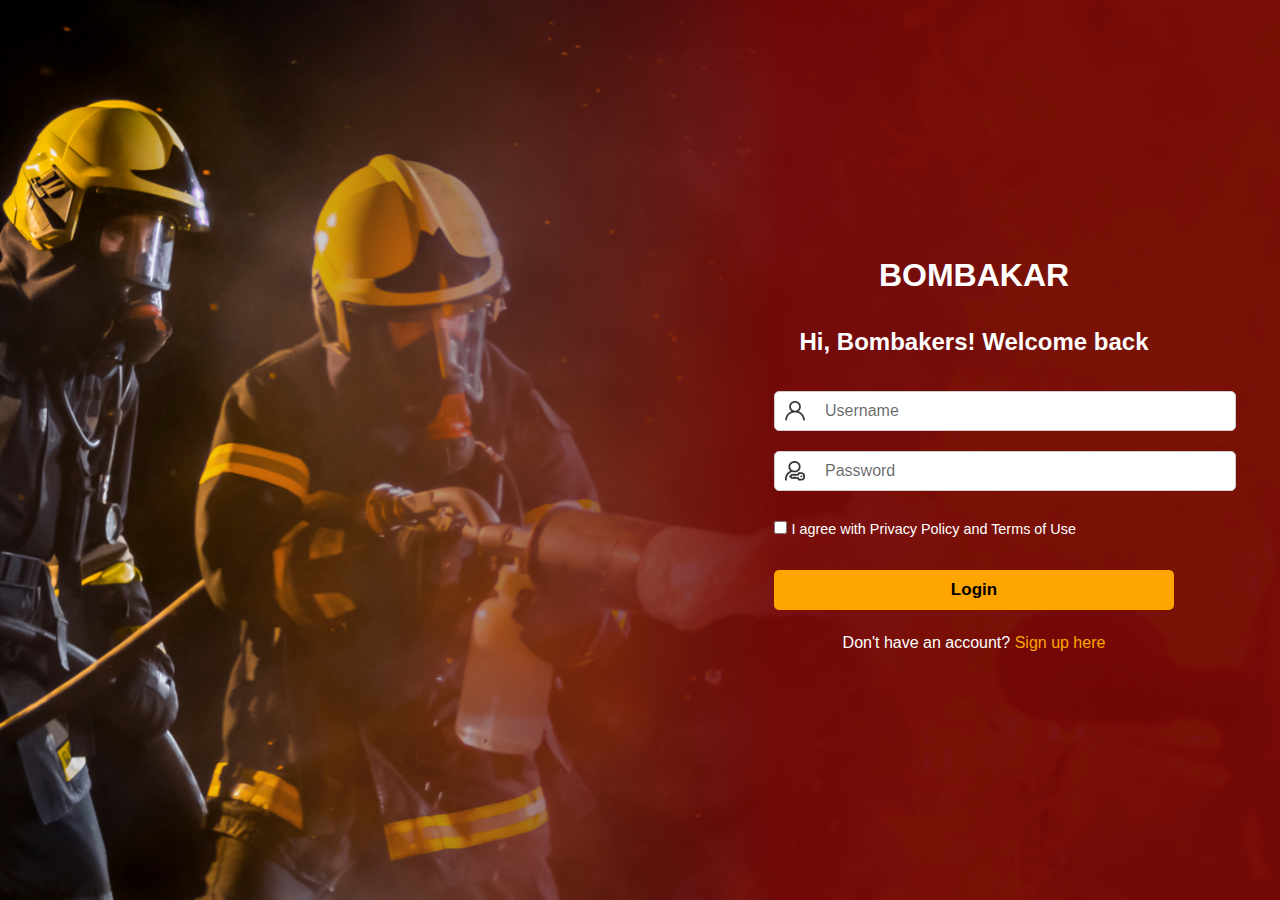
<file: login.html>
<!DOCTYPE html>
<html lang="en">
<head>
    <meta charset="UTF-8">
    <meta name="viewport" content="width=device-width, initial-scale=1.0">
    <title>Login - Bombakar</title>
    <link rel="stylesheet" href="style.css">
</head>
<body class="login">
    <div class="containerlogin">
        <div class="login-form">
        <div class="logo">
        <h1>BOMBAKAR</h1>
        </div>
        <h2>Hi, Bombakers! Welcome back</h2>
        <form method="POST" action="processLogin.php">
            <!-- Username Input -->
            <input type="text" class="input-with-icon username" name="username" placeholder="Username" required>
            
            <!-- Password Input -->
            <input type="password" class="input-with-icon password" name="password" placeholder="Password" required>
            
            <div class="checkbox">
                <input type="checkbox" id="agree-login">
                <label for="agree-login">I agree with Privacy Policy and Terms of Use</label>
            </div>
            <button type="submit" class="btn login-btn">Login</button>
        </form>
        <p class="switch">Don't have an account? <a href="sign up.html">Sign up here</a></p>        
    </div>
    </div>
</body>
</html>
</file>
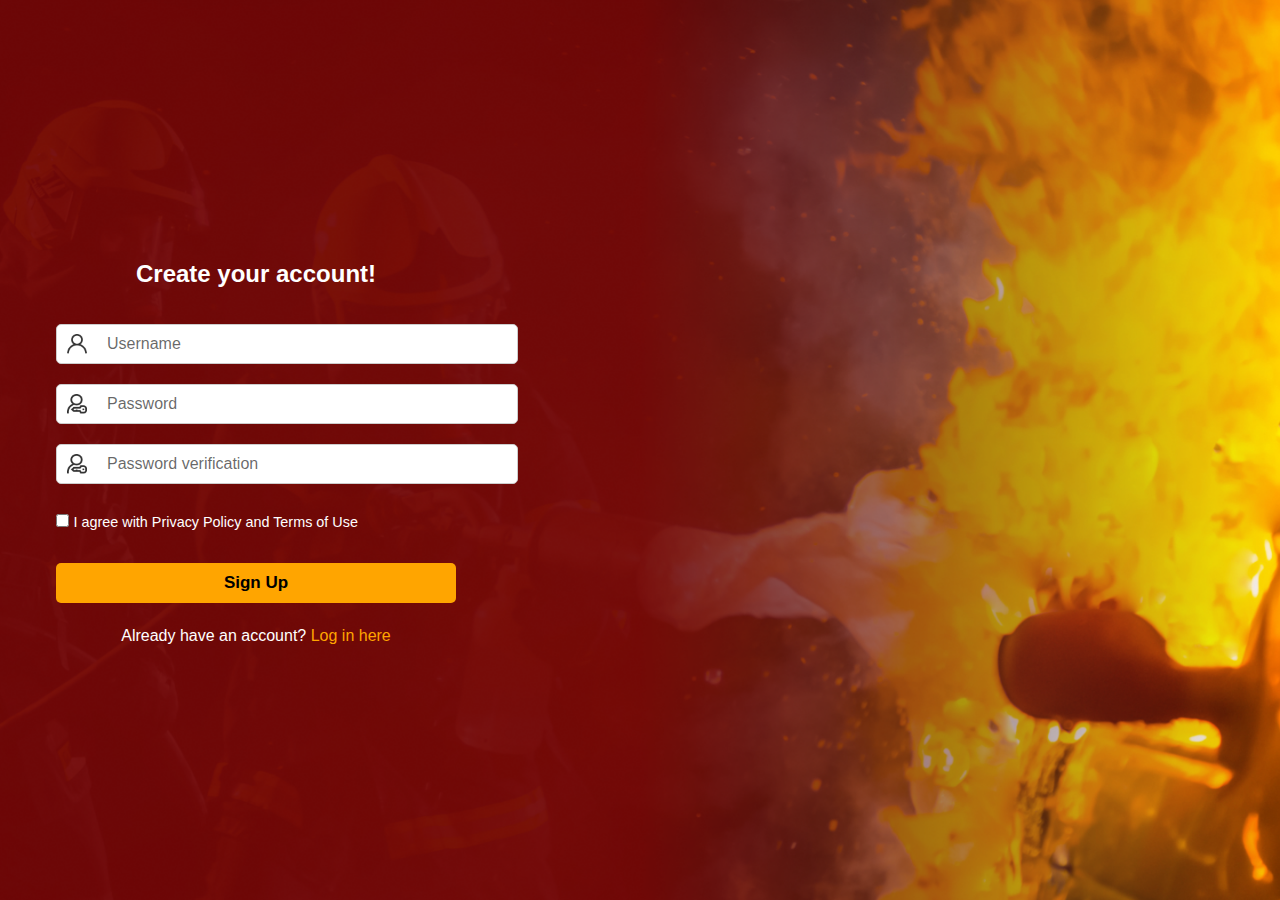
<file: sign up.html>
<!DOCTYPE html>
<html lang="en">
<head>
  <meta charset="UTF-8">
  <meta name="viewport" content="width=device-width, initial-scale=1.0">
  <title>Sign-Up - Bombakar</title>
  <link rel="stylesheet" href="style.css">
</head>
<body class="signup">
  <div class="containerlogin">
    <div class="signup-form">
      <h2>Create your account!</h2>
      <form method="POST" action="processSignUp.php">
        <!-- Username Input -->
        <input type="text" class="input-with-icon username" placeholder="Username" required>
        
        <!-- Password Input -->
        <input type="password" class="input-with-icon password" placeholder="Password" required>
        
        <!-- Password Verification Input -->
        <input type="password" class="input-with-icon password" placeholder="Password verification" required>
        
        <div class="checkbox">
          <input type="checkbox" id="agree-signup">
          <label for="agree-signup">I agree with Privacy Policy and Terms of Use</label>
        </div>
        <button type="submit" class="btn signup-btn">Sign Up</button>
      </form>      
      <p class="switch">Already have an account? <a href="login.html">Log in here</a></p>
    </div>
  </div>
</body>
</html>
</file>
<file: style.css>
/* General Reset */
body {
    margin: 0;
    font-family: Arial, sans-serif;
    color: #ffffff;
    line-height: 1.6;
    background-color: #6f6f6f;
  }
  
  header {
    position: relative;
    height: 80vh;
    background-color: #222;
  }
  
  /* Slider */
  .slider {
    position: relative;
    width: 100%;
    height: 100%;
    overflow: hidden;
  }
  
  .static-content {
    position: absolute;
    top: 50%;
    left: 10%;
    transform: translateY(-50%);
    color: white;
    text-shadow: 0px 2px 5px rgba(0, 0, 0, 0.7);
    z-index: 10;
  }
  
  .static-content h1 {
    font-size: 3rem;
    margin: 0;
  }
  
  .static-content p {
    font-size: 1.2rem;
  }
  
  .btn {
    display: inline-block;
    margin-top: 1rem;
    padding: 0.8rem 1.5rem;
    background: #e63946;
    color: white;
    text-decoration: none;
    border-radius: 5px;
    transition: background 0.3s;
  }
  
  .btn:hover {
    background: #d62828;
  }
  
  .slides {
    display: flex;
    transition: transform 0.5s ease-in-out;
    height: 100%;
  }
  
  .slide {
    min-width: 100%;
    height: 100%;
    background-size: cover;
    background-position: center;
  }
  
  /* Navigation Buttons */
  .prev-btn, .next-btn {
    position: absolute;
    top: 50%;
    transform: translateY(-50%);
    background: rgba(0, 0, 0, 0.5);
    color: white;
    border: none;
    border-radius: 50%;
    width: 40px;
    height: 40px;
    font-size: 1.5rem;
    cursor: pointer;
    z-index: 20;
    display: flex;
    align-items: center;
    justify-content: center;
  }
  
  .prev-btn {
    left: 10px;
  }
  
  .next-btn {
    right: 10px;
  }
  
  .prev-btn:hover, .next-btn:hover {
    background: rgba(0, 0, 0, 0.7);
  }
  
  /* Company Section */
  .company {
    padding: 2rem 10%;
    background-color: #f5f5f5;
    text-align: center;
  }
  
  .company h2 {
    font-size: 2rem;
    margin-bottom: 1rem;
  }
  
  .subtitle {
    font-size: 1.2rem;
    color: #555;
    margin-bottom: 1rem;
  }
  
  .descriptioni {
    font-size: 1rem;
    color: #666;
    margin-bottom: 2rem;
  }
  
  /* Operations Section */
  .operations {
    padding: 2rem 10%;
    text-align: center;
  }
  
  .operations h2 {
    font-size: 2rem;
    margin-bottom: 2rem;
  }
  
  .operation-cards {
    display: flex;
    gap: 1rem;
    justify-content: center;
    flex-wrap: wrap;
  }
  
  .card {
    background: rgb(81, 81, 81);
    border: 1px solid #ddd;
    border-radius: 5px;
    overflow: hidden;
    width: 250px;
    box-shadow: 0px 2px 5px rgba(0, 0, 0, 0.1);
    text-align: center;
  }
  
  .card img {
    width: 100%;
    height: 150px;
    object-fit: cover;
  }
  
  .card h3 {
    padding: 1rem;
    font-size: 1.1rem;
  }
  
 /* Navbar with Logo */
  .logo-container {
    display: flex;
    align-items: center;
  }
  
  .logo-img {
    width: 30px;
    height: 30px;
    margin-right: 10px;
  }
  
  .logo-text {
    font-size: 1.5rem;
    font-weight: bold;
    color: #e63946;
    letter-spacing: 1px;
  }
  
  .nav-links {
    list-style: none;
    display: flex;
    padding-right: 15% ;
  }
  
  .nav-links li {
    display: inline;
  }
  
  .nav-links a {
    text-decoration: none;
    color: white;
    font-size: 1rem;
    transition: color 0.3s;
  }
  
  .nav-links a:hover {
    color: #e63946;
  }
  
  /* Adjust Header to Avoid Overlap */
  .header {
    margin-top: 60px; /* Offset to account for the navbar height */
  }

/* Navigation Bar */
.navbar {
  position: fixed;
  top: 0;
  left: 0;
  width: 100%;
  height: 60px;
  background: rgba(0, 0, 0, 0.8);
  display: flex;
  justify-content: space-between;
  align-items: center;
  padding: 0 10%;
  z-index: 20;
  box-shadow: 0px 2px 5px rgba(0, 0, 0, 0.5);
}

.logo-text {
  font-size: 1.5rem;
  font-weight: bold;
  color: #ffffff;
  letter-spacing: 1px;
}

.nav-links {
  list-style: none;
  display: flex;
  gap: 1.5rem;
  align-items: center;
}

/* Log In Button */
.btn-login {
  background: #e63946;
  color: white;
  padding: 0.5rem 1rem;
  border-radius: 5px;
  font-weight: bold;
  text-decoration: none;
  transition: background 0.3s, color 0.3s;
}

.btn-login:hover {
  background: white;
  color: #e63946;
}
/* Footer Styling */
  footer {
    background: #222;
    color: white;
    text-align: center;
    padding: 1rem 0;
  }
  .footer {
      background: #1a1a1a;
      color: white;
      padding: 2rem 10%;
      font-family: Arial, sans-serif;
    }
  
  .footer-container {
    display: flex;
    justify-content: space-between;
    align-items: center;
    flex-wrap: wrap;
  }
  
  .footer-left {
    display: flex;
    align-items: center;
    gap: 1rem;
    flex: 1;
  }
  
  .footer-logo {
    width: 50px;
    height: 50px;
  }
  
  .footer-left p {
    font-size: 1rem;
    margin: 0;
    line-height: 1.5;
  }
  
  .footer-right {
    flex: 1;
    text-align: center;
  }
  
  .footer-right h3 {
    font-size: 1.5rem;
    color: #e63946;
    margin-bottom: 1rem;
  }
  
  .footer-right iframe {
    width: 100%;
    max-width: 300px;
    height: 200px;
    border: none;
    border-radius: 5px;
  }
  
  /* Footer Bottom */
  .footer-bottom {
    text-align: center;
    margin-top: 1rem;
    padding-top: 1rem;
    border-top: 1px solid #333;
  }
  
  .footer-bottom p {
    font-size: 0.9rem;
    color: #aaa;
  }
  
  /* Background untuk halaman login */
body.login {
  background: url('background.png') no-repeat center center fixed;
  background-size: cover;
}

/* Background untuk halaman sign-up */
body.signup {
  background: url('Sign up.png') no-repeat center center fixed;
  background-size: cover;
}

/* Styling umum untuk form */
body.login {
  margin: 0;
  font-family: Arial, sans-serif;
  color: white;
  display: flex;
  justify-content: flex-end; /* Memindahkan form ke kanan */
  align-items: center; /* Memposisikan secara vertikal di tengah */
  height: 100vh;
}

body.signup {
  margin: 0;
  font-family: Arial, sans-serif;
  color: white;
  display: flex;
  justify-content: flex-start; /* Memindahkan form ke kanan */
  align-items: center; /* Memposisikan secara vertikal di tengah */
  height: 100vh;
}

.containerlogin{
  display: flex;
  justify-content: center;
  align-items: center;
  height: 100vh;
  width: 40%; /* Lebar form */
  margin-right: 50px; /* Jarak dari sisi kanan */
}

.login-form, .signup-form {
  padding: 30px;
  border-radius: 10px;
  width: 90%;
  max-width: 400px;
  text-align: center;
}

h2 {
  margin-bottom: 20px;
}

form {
  display: flex;
  flex-direction: column;
}

form input {
  padding: 10px;
  margin: 10px 0;
  border: none;
  border-radius: 5px;
}

.checkbox {
  margin: 10px 0;
  text-align: left;
}

.checkbox label {
  font-size: 0.9em;
}

.btn {
  background-color: orange;
  color: rgb(0, 0, 0);
  padding: 10px;
  border: none;
  border-radius: 5px;
  cursor: pointer;
  font-weight: bold;
  font-size: 17px;
}

.btn:hover {
  background-color: darkorange;
}

.switch {
  margin-top: 20px;
}

.switch a {
  color: orange;
  text-decoration: none;
}

.switch a:hover {
  text-decoration: underline;
}

/* Input field dengan ikon */
.input-with-icon {
  background-repeat: no-repeat;
  background-position: 10px center; /* Ikon di kiri */
  background-size: 20px 20px; /* Ukuran ikon */
  padding-left: 50px !important; /* Tambahkan jeda di kiri untuk teks */
  width: 100%;
  padding: 10px;
  margin: 10px 0;
  border: 1px solid #ccc;
  border-radius: 5px;
  outline: none;
  font-size: 1em;
}

/* Ikon khusus untuk username */
.input-with-icon.username {
  background-image: url('username.png') !important; /* Path ikon username */
}

/* Ikon khusus untuk password */
.input-with-icon.password {
  background-image: url('password.png') !important; /* Path ikon password */
}

/* Placeholder styling */
.input-with-icon::placeholder {
  color: rgba(0, 0, 0, 0.6);
}

/* Fokus pada input field */
.input-with-icon:focus {
  border: 1px solid orange !important; /* Border oranye saat fokus */
}
</file>
